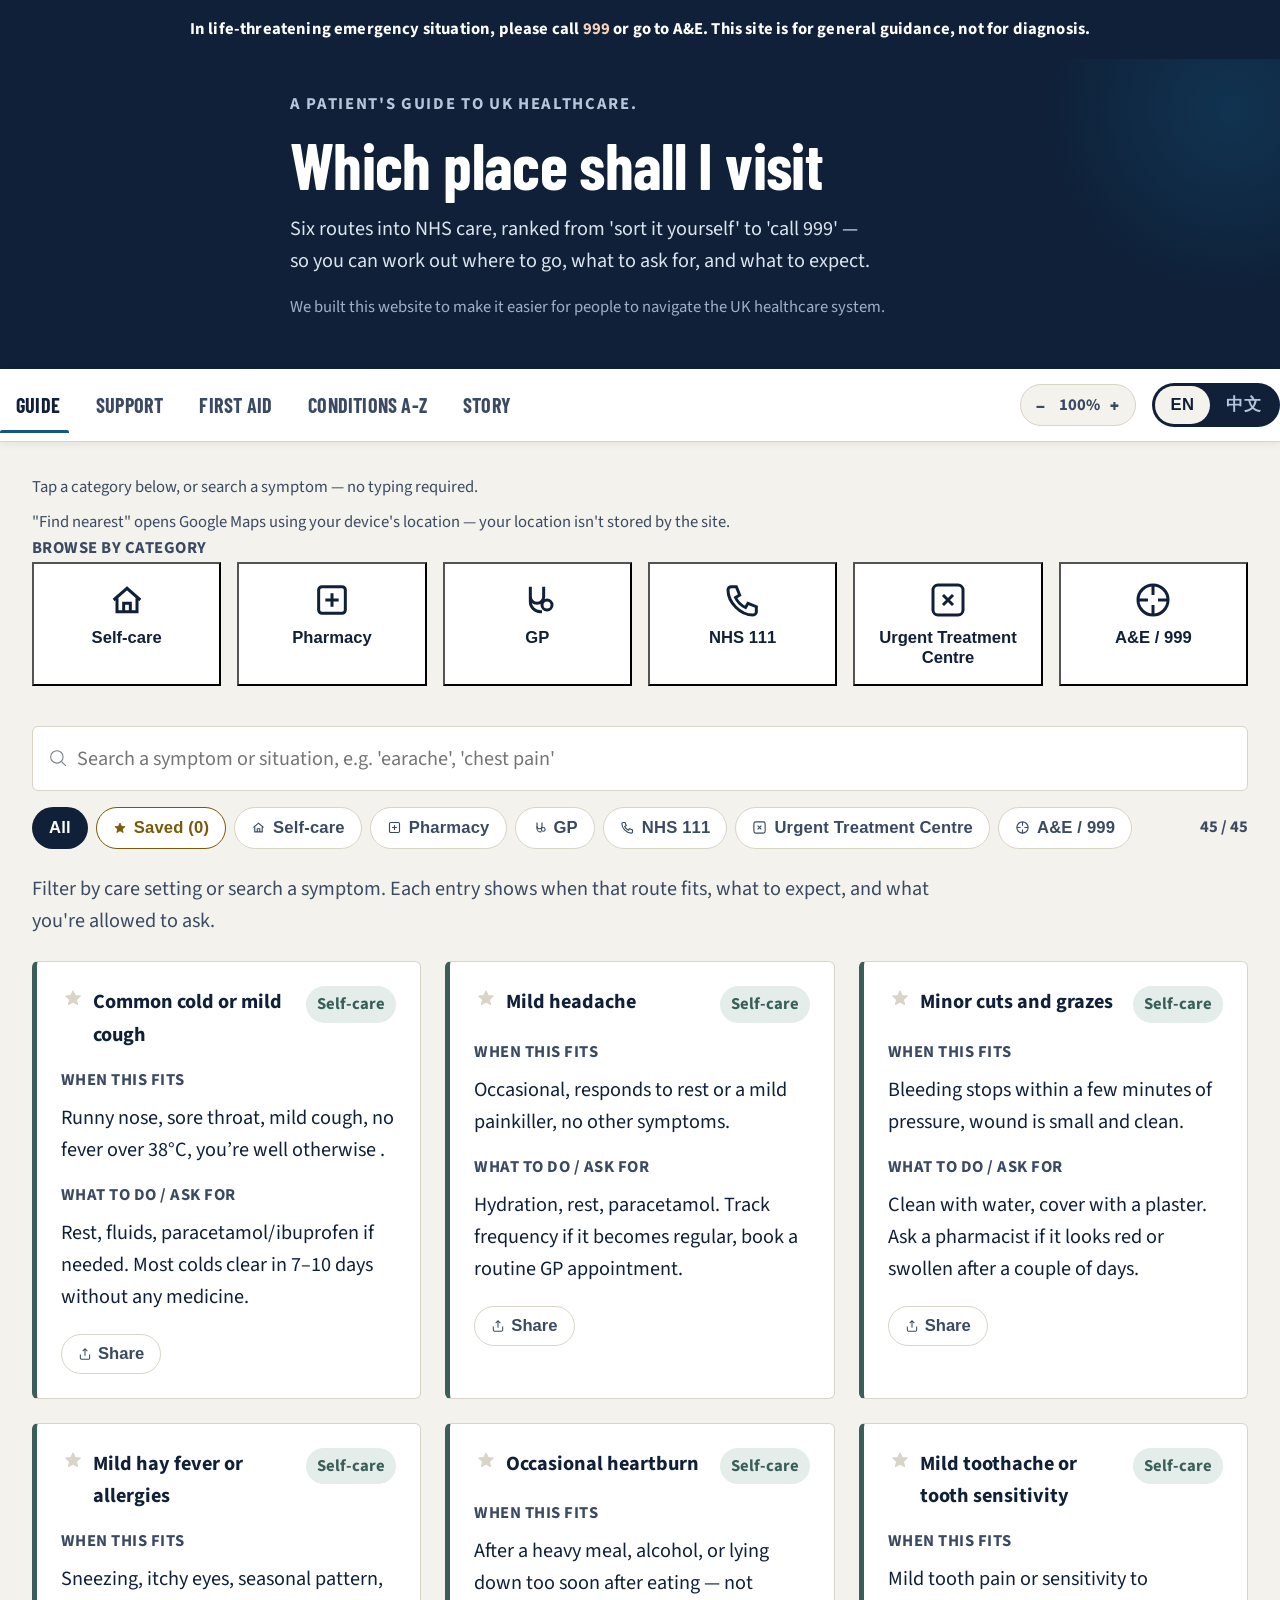
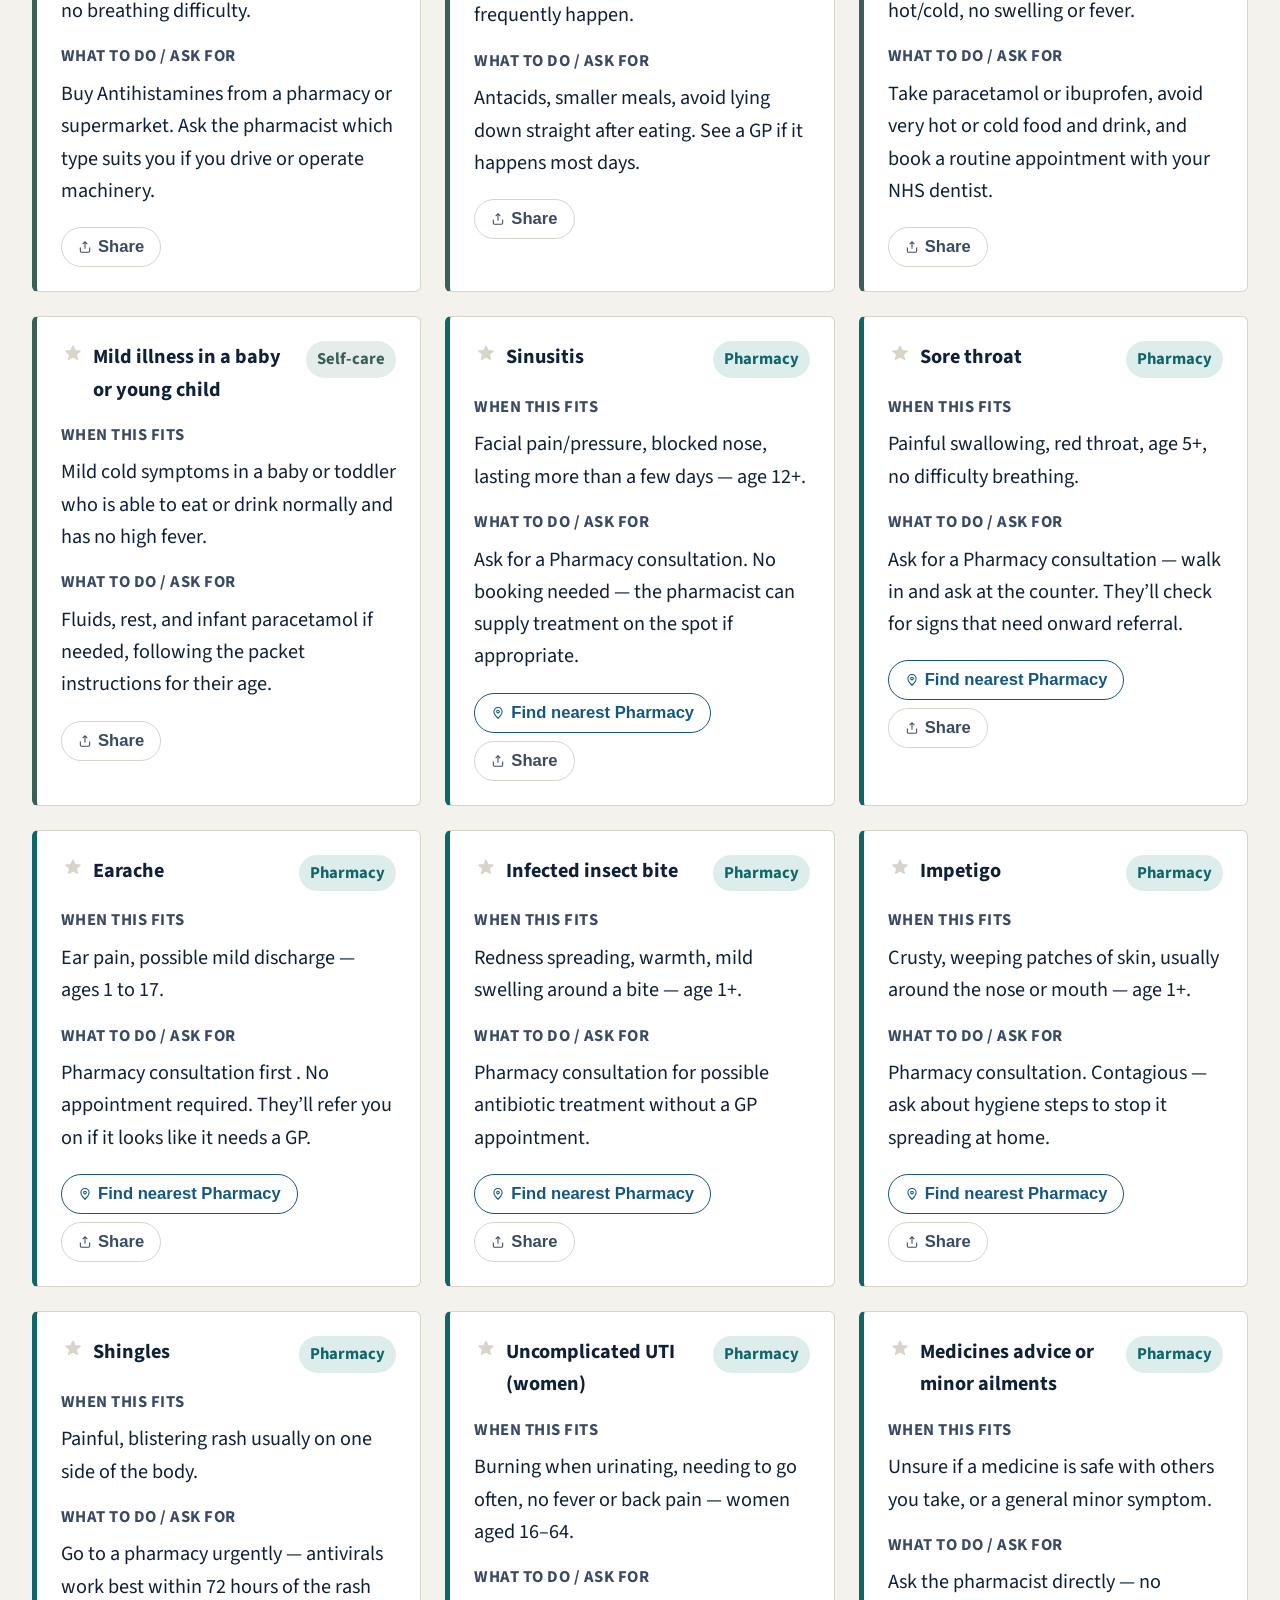
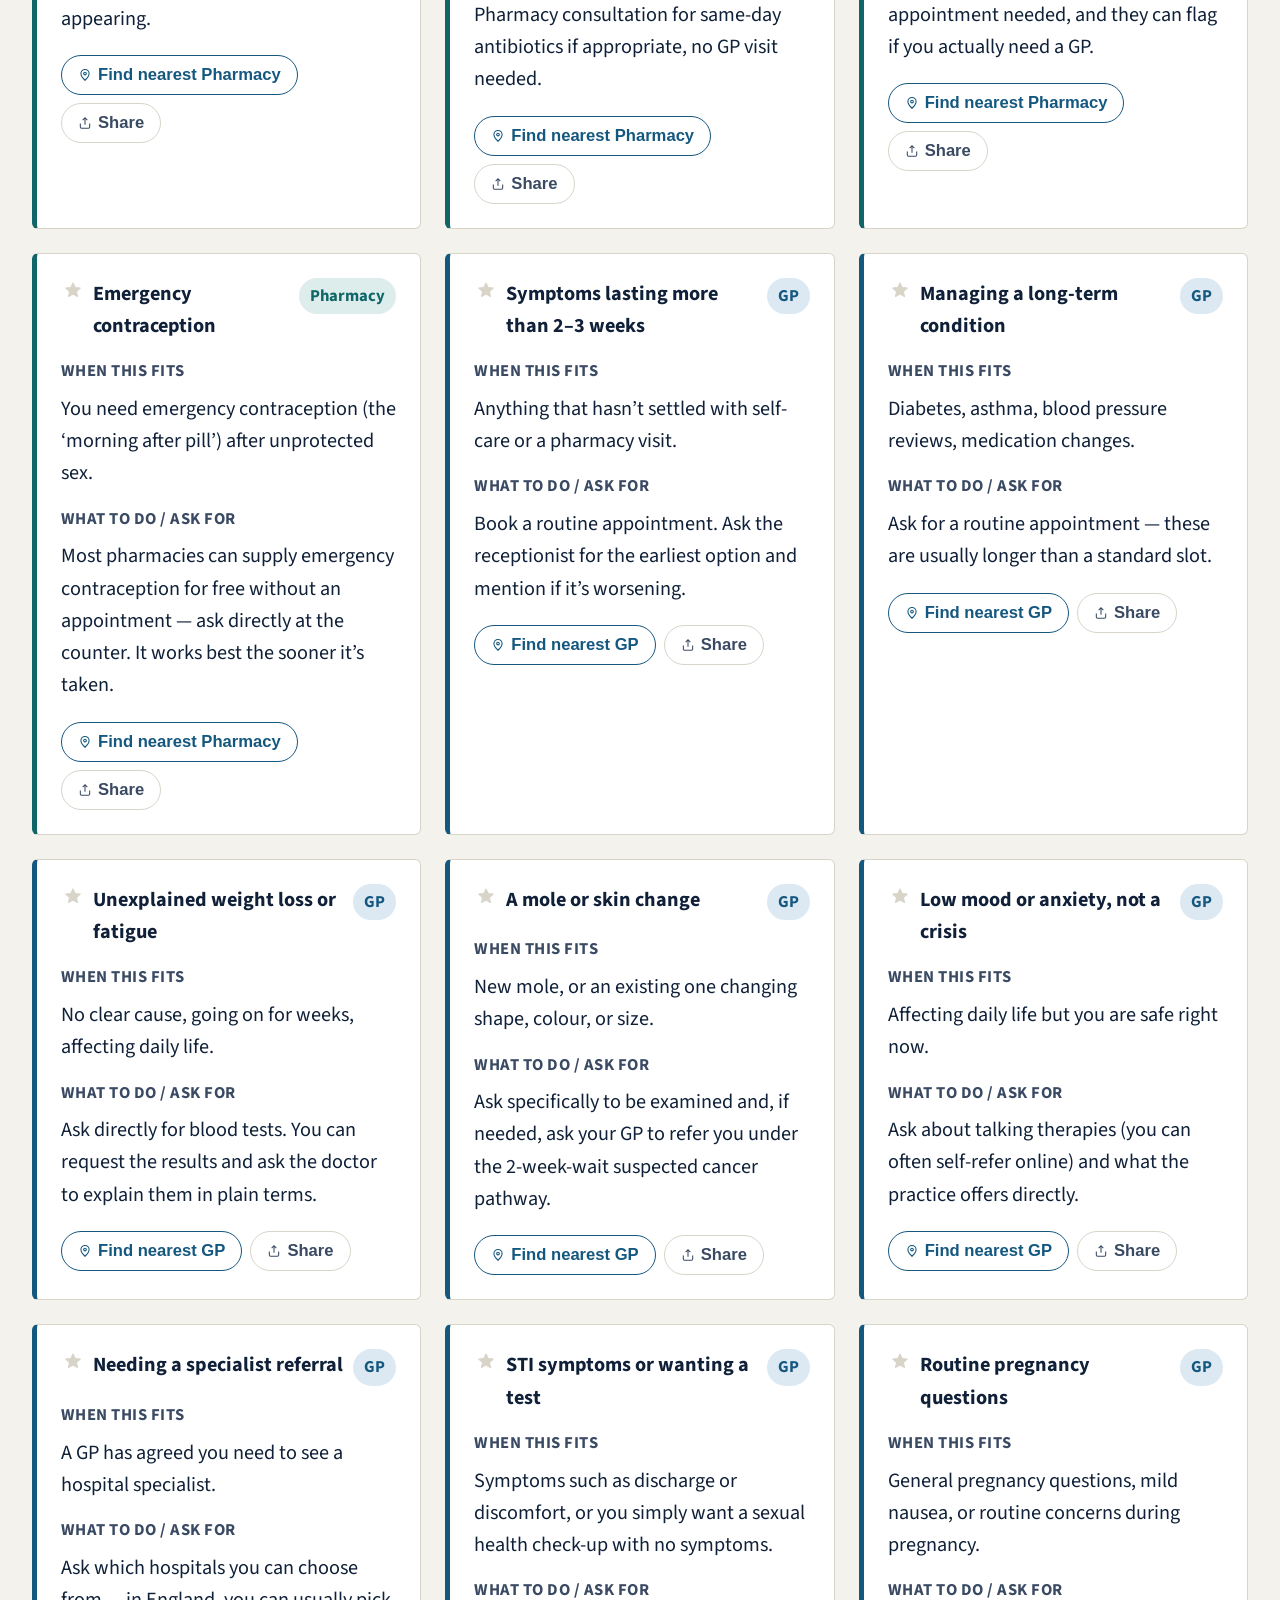
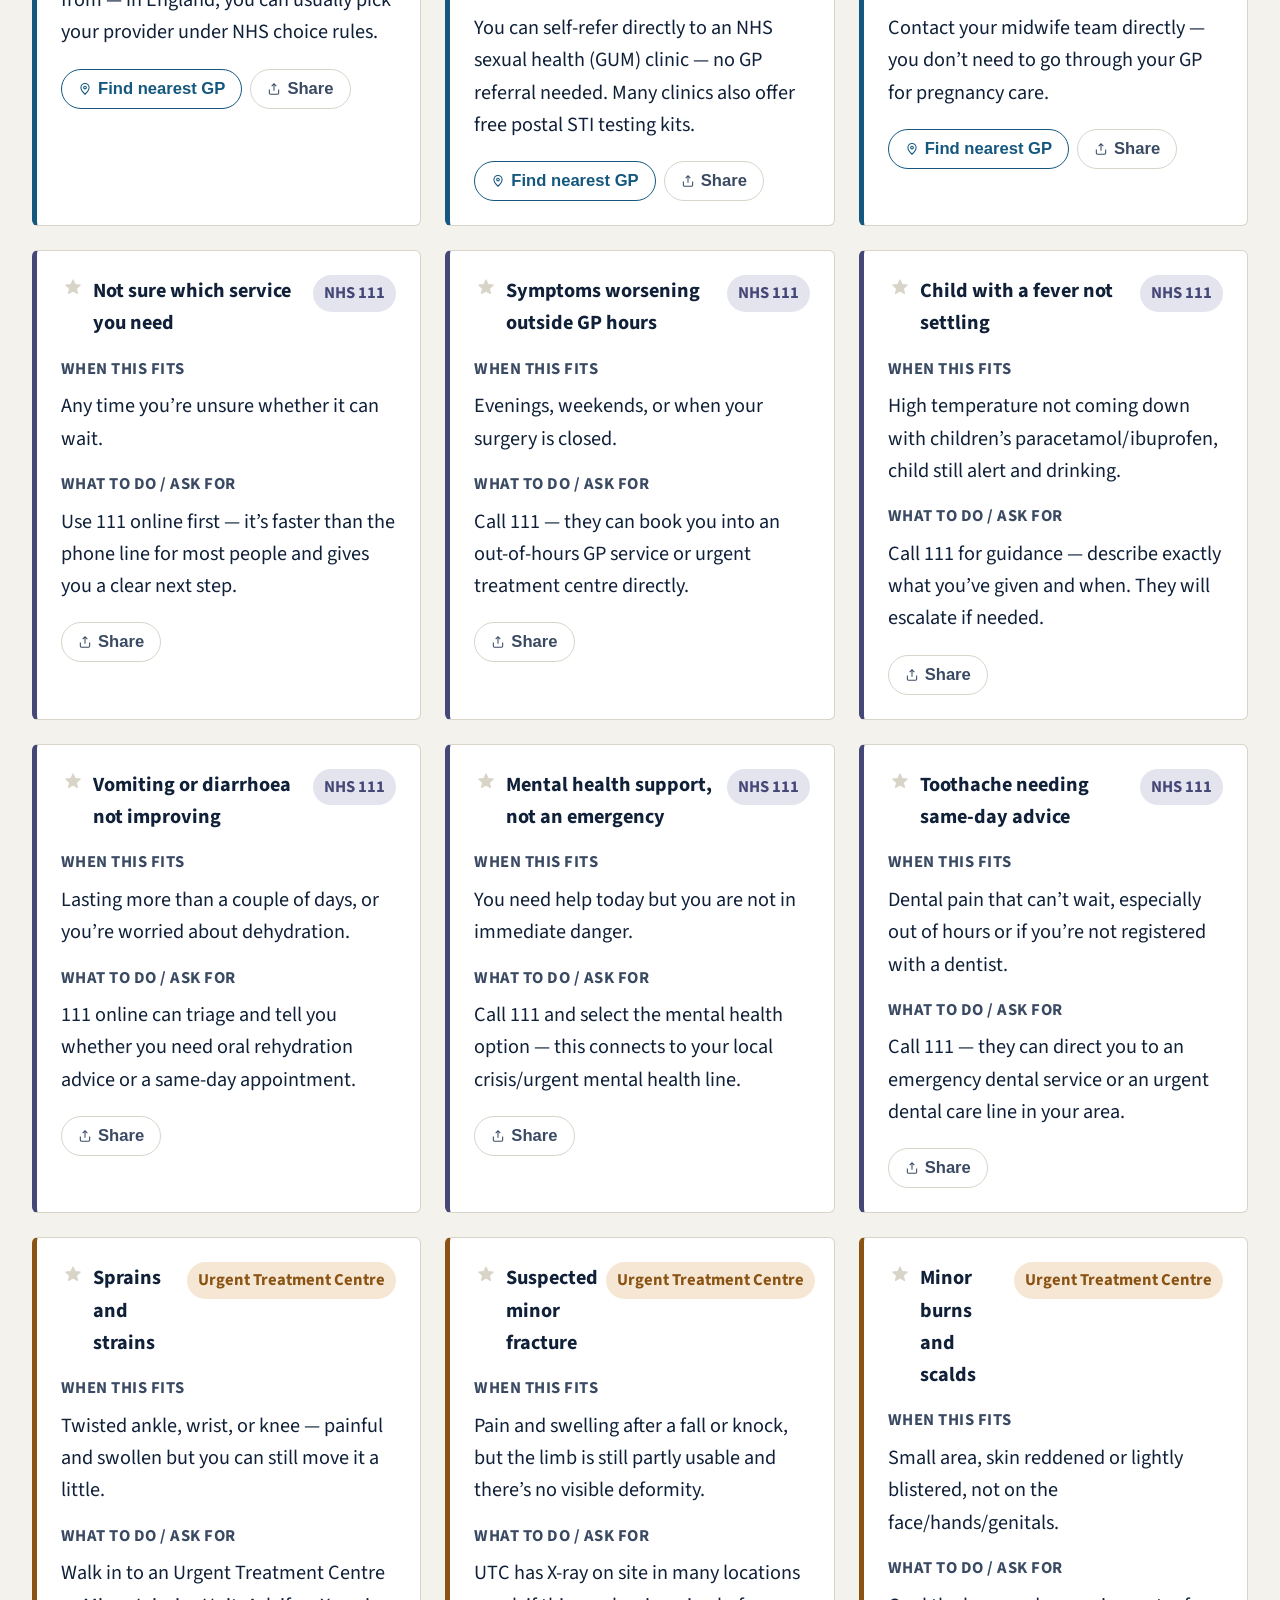
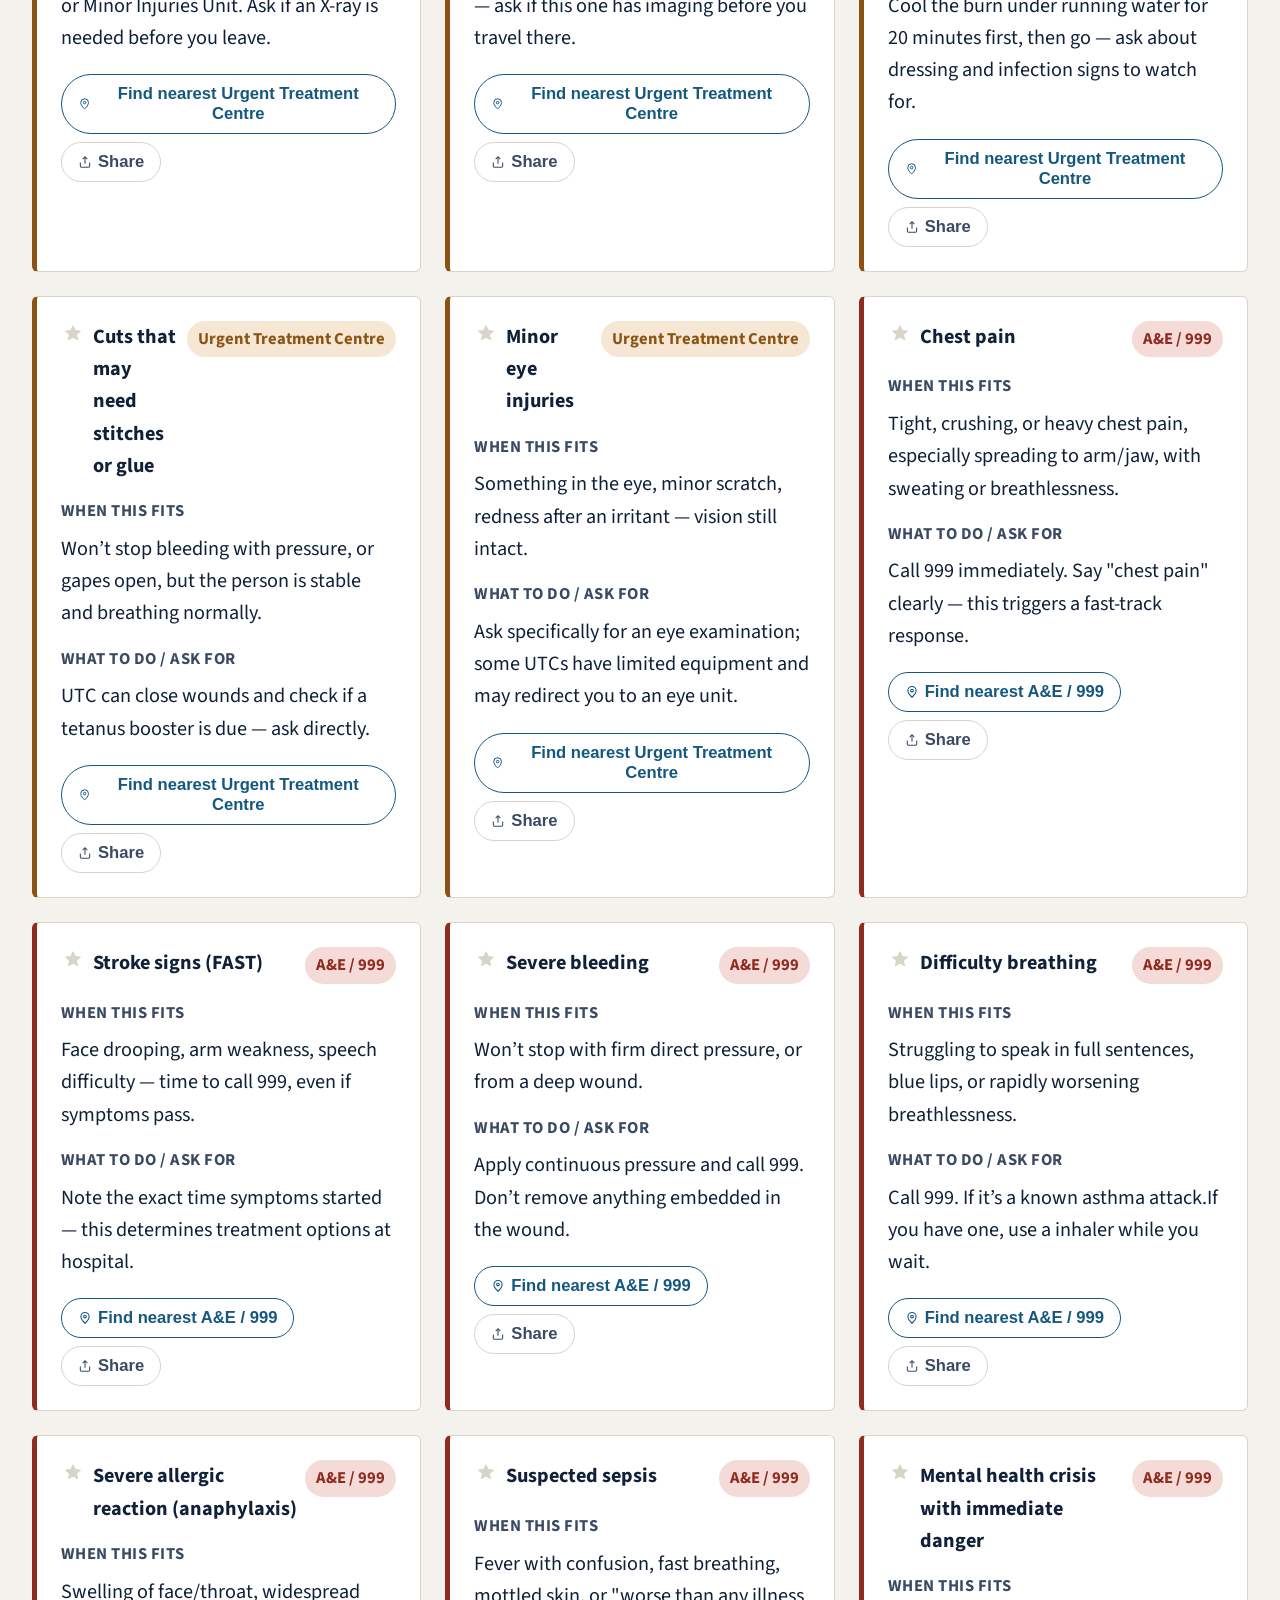
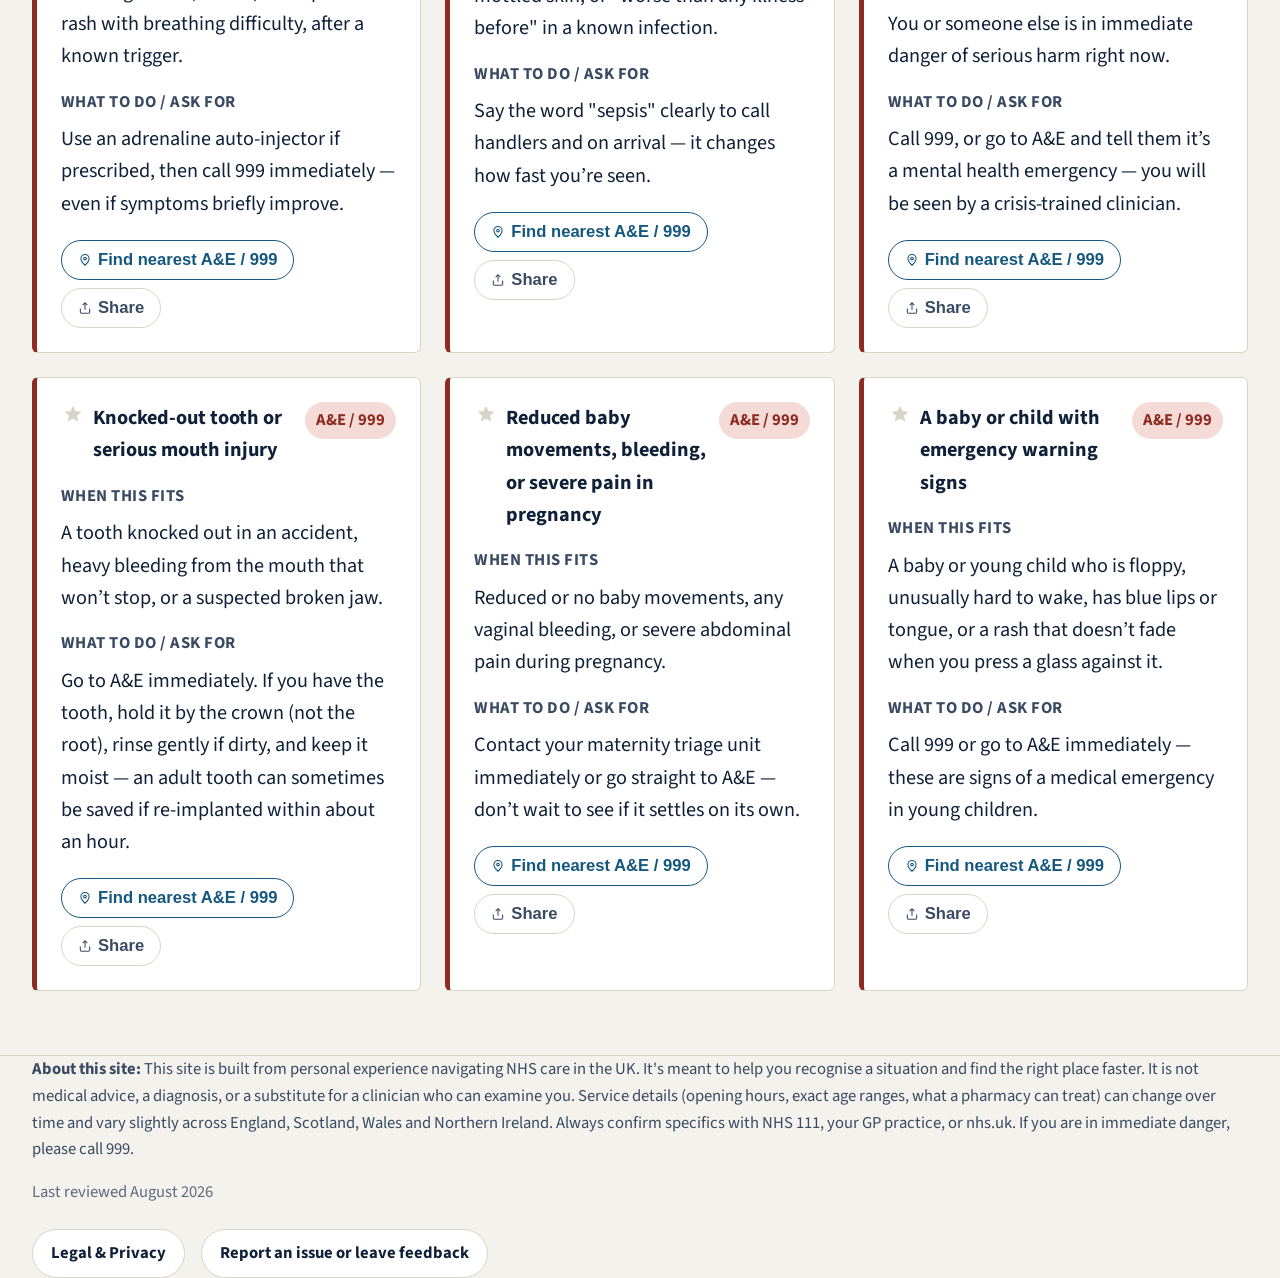
<file: index.html>
<!DOCTYPE html>
<html lang="en">
<head>
<meta charset="UTF-8">
<meta name="viewport" content="width=device-width, initial-scale=1.0">
<title>MedSite</title>
<meta name="description" content="A patient's guide to UK healthcare, built from personal experience. Find out where to go for your situation \u2014 from self-care to A&E \u2014 what to ask for, and what to expect.">
<meta property="og:title" content="Which place shall I visit \u2014 a UK healthcare navigation guide">
<meta property="og:description" content="Six routes into NHS care, ranked from 'wait it out' to 'call 999'. Find where to go, what to ask for, and what to expect.">
<meta property="og:type" content="website">
<link rel="icon" type="image/webp" href="favicon.webp">
<link rel="preconnect" href="https://fonts.googleapis.com">
<link rel="preconnect" href="https://fonts.gstatic.com" crossorigin>
<link href="https://fonts.googleapis.com/css2?family=Barlow+Condensed:wght@600;700;800&family=Source+Sans+3:wght@400;500;600;700&family=IBM+Plex+Mono:wght@500;600&family=Noto+Sans+TC:wght@400;500;600;700;800&display=swap" rel="stylesheet">
<link rel="stylesheet" href="styles.css">
</head>
<body>

<a href="#main-content" class="skip-link">Skip to content</a>
<div class="emergency-banner" id="emergencyBanner"></div>

<header class="hero">
  <div class="wrap hero-intro">
    <p class="eyebrow" id="eyebrow"></p>
    <h1 class="title" id="title"></h1>
    <p class="hero-sub" id="heroSub"></p>
    <p class="hero-byline" id="heroByline"></p>
  </div>
</header>

<nav class="tabbar">
  <div class="wrap tabbar-inner">
    <div class="tabs" id="tabButtons" role="tablist">
      <span class="tab-indicator" id="tabIndicator"></span>
    </div>
    <div class="tabbar-right">
      <div class="zoom-toggle" id="zoomToggle"></div>
      <div class="lang-toggle" id="langToggle"></div>
    </div>
  </div>
</nav>

<main class="wrap" id="main-content">
  <section id="guide" role="tabpanel">
    <h2 class="sr-only" id="guideHeading"></h2>
    <p class="chip-hint" id="chipHint"></p>
    <p class="location-note" id="locationNote"></p>
 
    <p class="quickpick-heading" id="quickPickHeading"></p>
    <div class="quickpick" id="quickPick"></div>
 
    <div class="directory">
      <label class="search-box">
        <svg width="18" height="18" viewBox="0 0 16 16" fill="none"><circle cx="7" cy="7" r="5.5" stroke="currentColor"/><line x1="11" y1="11" x2="15" y2="15" stroke="currentColor"/></svg>
        <input type="text" id="searchInput" aria-label="Search situations">
      </label>
      <div id="chipRow" role="group" aria-label="Filter by care setting"></div>
      <span class="result-count" id="resultCount"></span>
    </div>
 
    <p class="section-note" id="section1Note"></p>
    <div class="grid" id="cardGrid"></div>
    <p class="empty-state" id="emptyState" hidden></p>
  </section>
 
  <section id="support" role="tabpanel" hidden>
    <h2 class="sr-only" id="supportHeading"></h2>
    <p class="section-note" id="section2Note"></p>
    <div class="support-grid" id="supportGrid"></div>
  </section>
 
  <section id="firstaid" role="tabpanel" hidden>
    <p class="section-note" id="firstAidNote"></p>
    <div id="firstAidList"></div>
    <p class="firstaid-sources" id="firstAidSources"></p>
  </section>
 
  <section id="conditions" role="tabpanel" hidden>
    <p class="section-note" id="conditionsNote"></p>
    <a class="conditions-nhs-link" id="conditionsNhsLink" href="https://www.nhs.uk/conditions/" target="_blank" rel="noopener"></a>
    <div id="conditionsList"></div>
  </section>
</main>

<section class="story-section wrap" id="story" role="tabpanel" hidden>
  <h2 class="sr-only" id="storyHeading"></h2>
  <p class="story-intro" id="storyIntro"></p>
  <div class="timeline" id="storyTimeline"></div>
</section>

<footer class="wrap">
  <nav class="fotter-nav" id="footerNav" aria-label="Quick links"></nav>
  <p id="footerText"></p>
  <p class="footer-meta"><span id="lastReviewedLabel"></span> <span id="lastReviewedDate"></span></p>
  <div class="footer-links">
    <a href="legal.html" id="legalLink"></a>
    <a href="https://github.com/theodora-sin/medsite/issues" id="contactLink" target="_blank" rel="noopener"></a>
  </div>
</footer>

<button class="scroll-top" id="scrollTop" aria-label="Scroll to top" hidden>
  <svg viewBox="0 0 24 24" fill="none" stroke="currentColor" stroke-width="2.2"><path d="M6 15l6-6 6 6"/></svg>
</button>

<script src="data.js"></script>
<script src="script.js"></script>
</body>
</html>
</file>
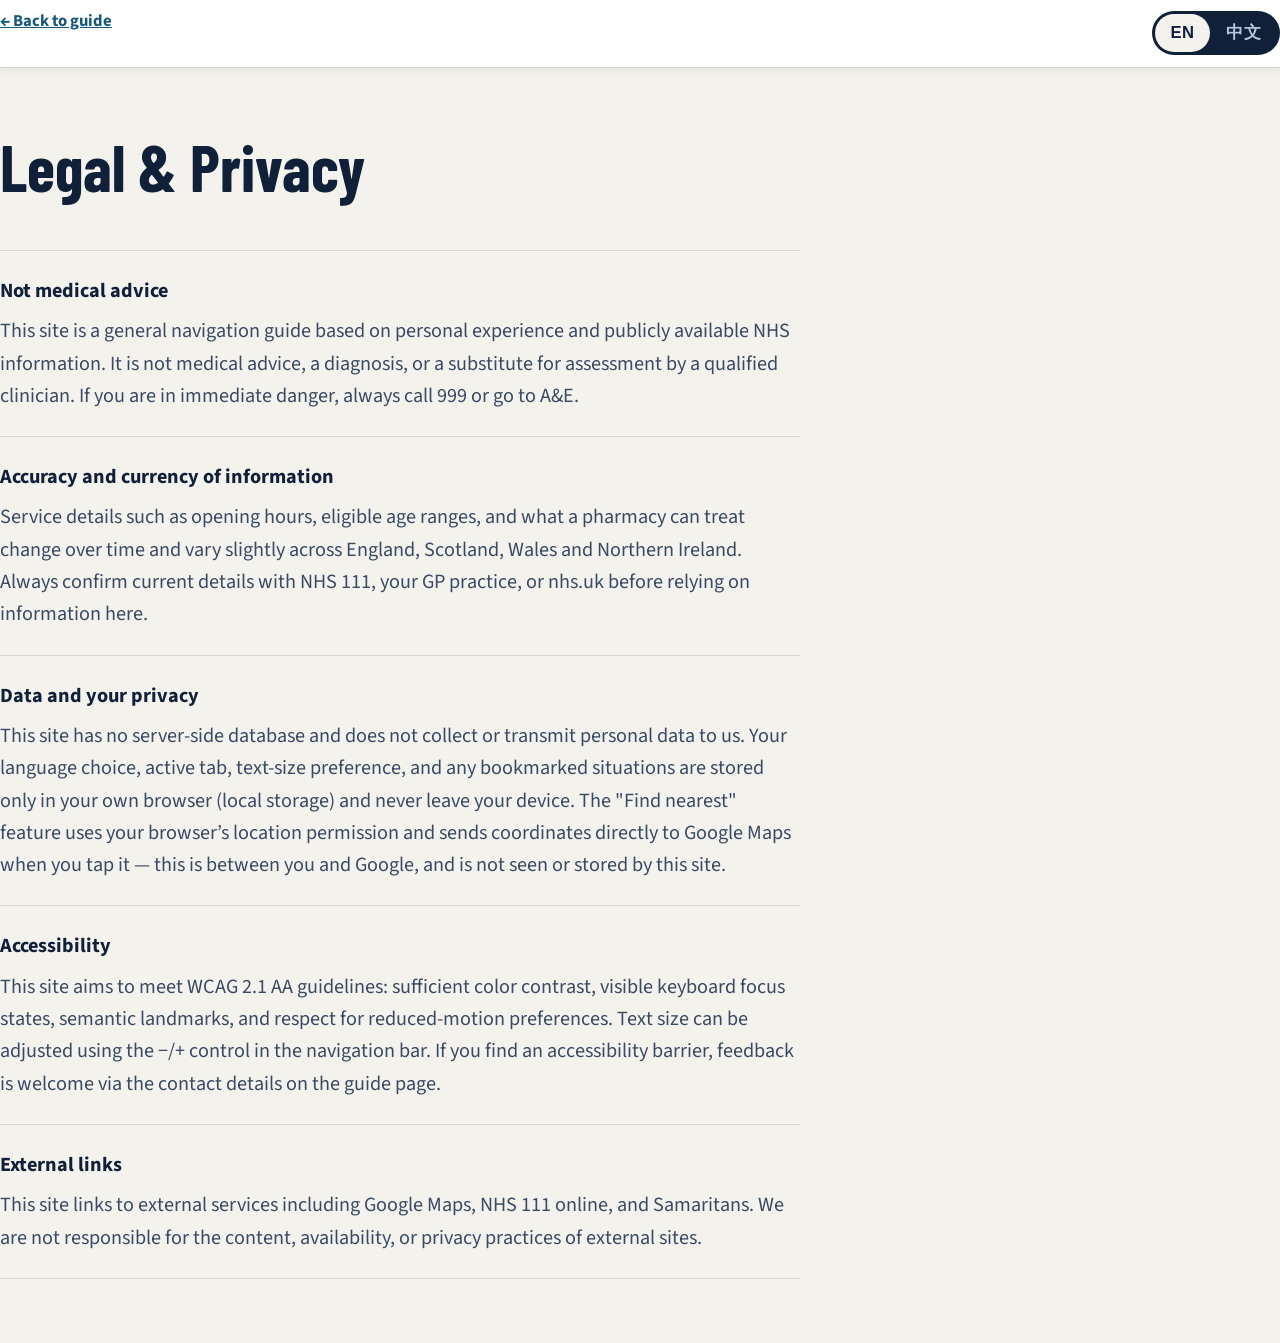
<file: legal.html>
<!DOCTYPE html>
<html lang="en">
<head>
<meta charset="UTF-8">
<meta name="viewport" content="width=device-width, initial-scale=1.0">
<title>Legal & Privacy</title>
<meta name="description" content="Legal disclaimers, data privacy, and accessibility information for the Which Place Shall I Visit UK healthcare navigation guide.">
<link rel="icon" type="image/webp" href="favicon.webp">
<link rel="preconnect" href="https://fonts.googleapis.com">
<link rel="preconnect" href="https://fonts.gstatic.com" crossorigin>
<link href="https://fonts.googleapis.com/css2?family=Barlow+Condensed:wght@600;700;800&family=Source+Sans+3:wght@400;500;600;700&family=IBM+Plex+Mono:wght@500;600&family=Noto+Sans+TC:wght@400;500;600;700;800&display=swap" rel="stylesheet">
<link rel="stylesheet" href="styles.css">
</head>
<body class="legal-page">
<a href="#main-content" class="skip-link">Skip to content</a>
<nav class="tabbar">
    <div class="wrap tabbar-inner">
        <div class="tabs">
            <a class="legal-back" href="index.html" id="backLink"></a>
        </div>
        <div class="tabbar-right">
            <div class="lang-toggle" id="langToggle"></div>
        </div>
    </div>
</nav>
<main class="wrap" id="main-content">
    <h1 id="legalTitle"></h1>
    <div id="legalSections"></div>
</main>
<script src="data.js"></script>
<script src="legal.js"></script>
</body>
</html>
</file>
<file: styles.css>
:root{
  --ink:#0F2038;          
  --ink-soft:#3A4A63;     
  --paper:#F4F2EC;        
  --paper-raised:#FFFFFF; 
  --line:#D8D4C8;         

  --tier-self:#3A5F59; 
  --tier-self-bg:#E4EDE9;
  --tier-pharmacy:#0F6567; 
  --tier-pharmacy-bg:#DDEDEC;
  --tier-gp:#14577F;        
  --tier-gp-bg:#DCE9F2;
  --tier-111:#454877;       
  --tier-111-bg:#E4E4EF;
  --tier-utc:#8A5313;       
  --tier-utc-bg:#F5E7D3;
  --tier-ae:#8F2C22;        
  --tier-ae-bg:#F5DBD7;
  --accent-gold:#7A5A08;    

  --font-display:'Barlow Condensed', 'Noto Sans TC', sans-serif;
  --font-body:'Source Sans 3', 'Noto Sans TC', sans-serif;
  --fw-regular:400;
  --fw-bold:700;
  --fs-sm:0.875rem;
  --fs-base:1.0625rem;
  --fs-display:clamp(2.1rem, 5vw, 3.4rem);

/*Spacing*/
  --sp-1:8px;
  --sp-2:16px;
  --sp-3:24px;
  --sp-4:32px;
  --sp-5:48px;
  --sp-6:64px;

  --radius:6px;
  --shadow-sm:0 2px 8px rgba(15,32,56,0.07);
  --shadow-md:0 10px 26px rgba(15,32,56,0.12);
}

*{box-sizing:border-box;}
html{ scroll-behavior:smooth; font-size:19px; }
@media (prefers-reduced-motion: reduce){
  html{ scroll-behavior:auto; }
  *{ animation-duration:0.001ms !important; transition-duration:0.001ms !important; scroll-behavior:auto !important; }
}

body{
  margin:0;
  background:var(--paper);
  color:var(--ink);
  font-family:var(--font-body);
  font-weight:var(--fw-regular);
  font-size:var(--fs-base);
  line-height:1.6;
  -webkit-font-smoothing:antialiased;
}

a{ color:var(--tier-gp); }
:focus-visible{ outline:3px solid var(--tier-utc); outline-offset:3px; border-radius:2px; }

.wrap{
  max-width:1440px;
  margin:0 auto;
  padding:0 var(--sp-4);
}

.skip-link{
  position:absolute;
  top:-100px;
  left:var(--sp-2);
  background:var(--ink);
  color:#fff;
  padding:var(--sp-1) var(--sp-2);
  border-radius:var(--radius);
  font-family:var(--font-body);
  font-weight:var(--fw-bold);
  font-size:var(--fs-sm);
  z-index:100;
  transition:top 0.15s ease;
}
.skip-link:focus{ top:var(--sp-2); }

.sr-only{
  position:absolute;
  width:1px; height:1px;
  padding:0; margin:-1px;
  overflow:hidden;
  clip:rect(0,0,0,0);
  white-space:nowrap;
  border:0;
}

.label-text{
  font-family:var(--font-body);
  font-weight:var(--fw-bold);
  font-size:var(--fs-sm);
  letter-spacing:0.04em;
  text-transform:uppercase;
}

.emergency-banner{
  background:var(--ink);
  color:#fff;
  font-weight:var(--fw-bold);
  font-size:var(--fs-sm);
  letter-spacing:0.01em;
  padding:var(--sp-2) var(--sp-3);
  text-align:center;
}
.emergency-banner strong{ color:#F6D2BE; }

header.hero{
  background:var(--ink);
  color:#fff;
  position:relative;
  overflow:hidden;
}
header.hero::before{
  content:"";
  position:absolute;
  top:-140px; right:-140px;
  width:380px; height:380px;
  border-radius:50%;
  background:radial-gradient(circle, rgba(20,87,127,0.35) 0%, rgba(20,87,127,0) 70%);
  pointer-events:none;
}
.hero-intro{
  max-width:700px;
  padding:var(--sp-4) 0;
  position:relative;
  animation:heroIn 0.6s cubic-bezier(.2,.8,.2,1) both;
}
@keyframes heroIn{
  from{ opacity:0; transform:translateY(10px); }
  to{ opacity:1; transform:translateY(0); }
}
.site-logo{ height:34px; width:auto; display:block; margin-bottom:var(--sp-2); }
.eyebrow{
  font-weight:var(--fw-bold);
  font-size:var(--fs-sm);
  letter-spacing:0.1em;
  text-transform:uppercase;
  color:#B7C6DC;
  margin:0 0 var(--sp-2) 0;
}
h1.title{
  font-family:var(--font-display);
  font-weight:var(--fw-bold);
  font-size:var(--fs-display);
  line-height:1;
  letter-spacing:-0.01em;
  margin:0 0 var(--sp-2) 0;
}
.hero-sub{
  font-size:var(--fs-base);
  color:#DCE4EF;
  max-width:58ch;
  margin:0 0 var(--sp-1) 0;
}
.hero-byline{
  font-size:var(--fs-sm);
  color:#9FB0C7;
  margin-top:var(--sp-2);
}

.tabbar{
  background:var(--paper-raised);
  border-bottom:1px solid var(--line);
  position:sticky;
  top:0;
  z-index:30;
  box-shadow:var(--shadow-sm);
}
.tabbar-inner{
  display:flex;
  align-items:center;
  justify-content:space-between;
  gap:var(--sp-2);
  flex-wrap:wrap;
  padding:var(--sp-1) 0;
}
.tabbar-right{
  display:flex;
  align-items:center;
  gap:var(--sp-2);
  flex-shrink:0;
}
.tabs{
  position:relative;
  display:flex;
  gap:4px;
}
.tab-indicator{
  position:absolute;
  bottom:0;
  left:0;
  height:3px;
  width:0;
  background:var(--tier-gp);
  border-radius:2px 2px 0 0;
  transition:transform 0.3s cubic-bezier(.2,.8,.2,1), width 0.3s cubic-bezier(.2,.8,.2,1);
  pointer-events:none;
}
.tab-btn{
  font-family:var(--font-display);
  font-weight:var(--fw-bold);
  font-size:var(--fs-base);
  letter-spacing:0.01em;
  text-transform:uppercase;
  padding:var(--sp-2) var(--sp-2);
  min-height:44px;
  border:0;
  background:transparent;
  color:var(--ink-soft);
  cursor:pointer;
  transition:color 0.15s ease;
  position:relative;
  z-index:1;
}
.tab-btn:hover{ color:var(--ink); }
.tab-btn[aria-selected="true"]{ color:var(--ink); }

/* language toggle */
.lang-toggle{
  display:flex;
  background:var(--ink);
  border-radius:100px;
  padding:3px;
  flex-shrink:0;
}
.lang-toggle button{
  font-weight:var(--fw-bold);
  font-size:var(--fs-sm);
  letter-spacing:0.02em;
  padding:var(--sp-1) var(--sp-2);
  min-height:36px;
  border-radius:100px;
  border:0;
  background:transparent;
  color:#B7C6DC;
  cursor:pointer;
  transition:background 0.2s ease, color 0.2s ease;
}
.lang-toggle button[aria-pressed="true"]{
  background:var(--paper);
  color:var(--ink);
}

.zoom-toggle{
  display:flex;
  align-items:center;
  background:var(--paper);
  border:1px solid var(--line);
  border-radius:100px;
  padding:3px;
  flex-shrink:0;
  gap:1px;
}
.zoom-toggle button{
  font-family:var(--font-display);
  font-weight:var(--fw-bold);
  font-size:var(--fs-base);
  width:34px;
  height:34px;
  border-radius:50%;
  border:0;
  background:transparent;
  color:var(--ink-soft);
  cursor:pointer;
  transition:background 0.15s ease, color 0.15s ease;
  display:flex;
  align-items:center;
  justify-content:center;
}
.zoom-toggle button:hover{ background:var(--paper-raised); color:var(--ink); }
.zoom-toggle button:disabled{ opacity:0.35; cursor:default; }
.zoom-toggle button:disabled:hover{ background:transparent; }
.zoom-toggle .zoom-label{
  font-weight:var(--fw-bold);
  font-size:var(--fs-sm);
  color:var(--ink-soft);
  width:38px;
  text-align:center;
}

.chip-hint{
  font-size:var(--fs-sm);
  color:var(--ink-soft);
  margin:var(--sp-3) 0 0 0;
}
.location-note{
  font-size:var(--fs-sm);
  color:var(--ink-soft);
  margin:var(--sp-1) 0 0 0;
}
.quickpick-heading{
  font-weight:var(--fw-bold);
  font-size:var(--fs-sm);
  letter-spacing:0.03em;
  text-transform:uppercase;
  color:var(--ink-soft);
  margin:var(--sp-3) 0 var (--sp-1) 0;
}
.quickpick{
  display:grid;
  grid-template-columns:repeat(auto-fit, minmax(110px, 1fr));
  gap:var(--sp-2);
  margin:0 0 var(--sp-3) 0;
}
.quickpick-tile{
  display:flex;
  flex-direction:column;
  align-items:center;
  gap:8px;
  padding:var(--sp-2);
  background:var(--paper-raised);
  cursor:pointer;
  text-align:center;
  transition: box-shadow 0.15s ease, border-color 0.15s ease, transform 0.1s ease, background 0.15s ease;
}
.quickpick-tile:hover{
  box-shadow:var(--shadow--sm);
  border-color:var(--tier-gp);
}
.quickpick-title:active{transform:scale(0.97);}
.quickpick-tile.active{
  background:var(--tier-gp-bg);
  border-color:var(--tier-gp);
}
.quickpick-icon{
  width:40px;
  height:40px;
  color:var(--ink);
  flex-shrink:0;
}
.quickpick-icon svg{
  width:100%;
  height:100%;
}
.quickpick-label{
  font-weight:var(--fw-bold);
  font-size:var(--fs-sm);
  color:var(--ink);
}

.directory{
  display:flex;
  flex-wrap:wrap;
  gap:var(--sp-2);
  align-items:center;
  padding:var(--sp-2) 0 var(--sp-3) 0;
}
.search-box{
  flex:1 1 240px;
  display:flex;
  align-items:center;
  border:1px solid var(--line);
  border-radius:var(--radius);
  padding:var(--sp-2);
  background:var(--paper-raised);
  transition:border-color 0.2s ease, box-shadow 0.2s ease;
}
.search-box:focus-within{
  border-color:var(--tier-gp);
  box-shadow:0 0 0 3px rgba(20,87,127,0.18);
}
.search-box input{
  border:0;
  background:transparent;
  width:100%;
  font-family:var(--font-body);
  font-size:var(--fs-base);
  color:var(--ink);
}
.search-box input:focus{ outline:none; }
.search-box svg{ flex-shrink:0; margin-right:var(--sp-1); opacity:0.55; }

#chipRow{
  display:flex;
  flex-wrap:wrap;
  gap:var(--sp-1);
}
.chip{
  font-weight:var(--fw-bold);
  font-size:var(--fs-sm);
  letter-spacing:0.01em;
  display:inline-flex;
  align-items:center;
  gap:7px;
  padding:10px 16px;
  min-height:40px;
  border-radius:100px;
  border:1.5px solid var(--line);
  background:var(--paper-raised);
  color:var(--ink-soft);
  cursor:pointer;
  transition:background 0.15s ease, color 0.15s ease, border-color 0.15s ease, transform 0.1s ease, box-shadow 0.15s ease;
}
.chip-icon{ width:15px; height:15px; display:flex; }
.chip-icon svg{ width:100%; height:100%; }
.chip:hover{ box-shadow:var(--shadow-sm); }
.chip:active{ transform:scale(0.96); }
.chip[aria-pressed="true"]{ color:#fff; border-color:transparent; }
.chip.tier-self[aria-pressed="true"]{ background:var(--tier-self); }
.chip.tier-pharmacy[aria-pressed="true"]{ background:var(--tier-pharmacy); }
.chip.tier-gp[aria-pressed="true"]{ background:var(--tier-gp); }
.chip.tier-111[aria-pressed="true"]{ background:var(--tier-111); }
.chip.tier-utc[aria-pressed="true"]{ background:var(--tier-utc); }
.chip.tier-ae[aria-pressed="true"]{ background:var(--tier-ae); }
.chip.tier-all[aria-pressed="true"]{ background:var(--ink); }
.chip.chip-saved{
  border-color:var(--accent-gold);
  color:var(--accent-gold);
}
.chip.chip-saved[aria-pressed="true"]{
  background:var(--accent-gold);
  border-color:transparent;
  color:#fff;
}
.chip-star-icon{ width:14px; height:14px; display:flex; }
.chip-star-icon svg{ width:100%; height:100%; }

.result-count{
  font-weight:var(--fw-bold);
  font-size:var(--fs-sm);
  color:var(--ink-soft);
  margin-left:auto;
  white-space:nowrap;
}

section[role="tabpanel"]{ padding:var(--sp-1) 0 var(--sp-6) 0; }
.section-note{
  color:var(--ink-soft);
  font-size:var(--fs-base);
  max-width:90ch;
  margin:0 0 var(--sp-3) 0;
}

.grid{
  display:grid;
  grid-template-columns:repeat(auto-fill, minmax(300px, 1fr));
  gap:var(--sp-3);
}
.card{
  background:var(--paper-raised);
  border:1px solid var(--line);
  border-radius:var(--radius);
  padding:var(--sp-3);
  border-left:5px solid var(--tier-color, var(--ink));
  display:flex;
  flex-direction:column;
  gap:var(--sp-2);
  opacity:0;
  transform:translateY(14px);
  transition:opacity 0.5s cubic-bezier(.2,.8,.2,1), transform 0.5s cubic-bezier(.2,.8,.2,1), box-shadow 0.2s ease, border-left-width 0.2s ease;
}
.card.in-view{ opacity:1; transform:translateY(0); }
.card:hover{
  box-shadow:var(--shadow-md);
  border-left-width:8px;
  transform:translateY(-3px);
}
.card-top{
  display:flex;
  justify-content:space-between;
  align-items:flex-start;
  gap:var(--sp-1);
}
.card-title-row{
  display:flex;
  align-items:flex-start;
  gap:var(--sp-1);
  flex:1;
}
@keyframes saveBounce{
  0%{transform: scale(1);}
  40%{transform: scale(1.35);}
  100%{transform:scale(1);}
}
.save-btn.bounce{animation:saveBounce 0.35s ease}
.save-btn{
  border:0;
  background:transparent;
  cursor:pointer;
  padding:2px;
  flex-shrink:0;
  color:var(--line);
  transition:color 0.15s ease, transform 0.1s ease;
}
.save-btn:hover{ color:var(--accent-gold); }
.save-btn:active{ transform:scale(0.9); }
.save-btn svg{ width:20px; height:20px; display:block; }
.save-btn[aria-pressed="true"]{ color:var(--accent-gold); }
.card-title{
  font-family:var(--font-body);
  font-weight:var(--fw-bold);
  font-size:var(--fs-base);
  margin:0;
}
.tier-tag{
  font-weight:var(--fw-bold);
  font-size:var(--fs-sm);
  padding:5px 11px;
  border-radius:100px;
  white-space:nowrap;
  color:var(--tier-color, var(--ink));
  background:var(--tier-bg, var(--paper));
}
.card-row{ font-size:var(--fs-base); }
.card-row .k{
  font-weight:var(--fw-bold);
  font-size:var(--fs-sm);
  letter-spacing:0.03em;
  text-transform:uppercase;
  color:var(--ink-soft);
  display:block;
  margin-bottom:var(--sp-1);
}
.card-actions{
  display:flex;
  flex-wrap:wrap;
  gap:var(--sp-1);
  margin-top:4px;
}

.locate-btn, .share-btn{
  display:inline-flex;
  align-items:center;
  gap:6px;
  font-weight:var(--fw-bold);
  font-size:var(--fs-sm);
  background:transparent;
  border-radius:100px;
  padding:9px 16px;
  min-height:38px;
  cursor:pointer;
  transition:background 0.15s ease, color 0.15s ease;
}
.locate-btn{
  color:var(--tier-gp);
  border:1px solid var(--tier-gp);
}
.locate-btn:hover{ background:var(--tier-gp); color:#fff; }
.locate-btn svg{ width:14px; height:14px; }
.share-btn{
  color:var(--ink-soft);
  border:1px solid var(--line);
}
.share-btn:hover{
  background:var(--ink);
  color:#fff;
  border-color:var(--ink);
}
.share-btn svg{width:14px; height:14px;}

.toast{
  position:fixed;
  left:50%;
  bottom:90px;
  transform:translateX(-50%) translateY(10px);
  background:var(--ink);
  color:#fff;
  padding:12px 22px;
  border-radius:100px;
  font-weight:var(--fw-bold);
  font-size:var(--fs-sm);
  opacity:0;
  pointer-events:none;
  transition:opacity 0.25s ease, transform 0.25s ease;
  z-index:60;
  box-shadow:var(--shadow-md);
  white-space:nowrap;
}
.toast.visible{
  opacity:1;
  transform:translateX(-50%) translateY(0);
}

.empty-state{
  font-weight:var(--fw-bold);
  font-size:var(--fs-base);
  color:var(--ink-soft);
  padding:var(--sp-5) 0;
}

.firstaid-card{
  background: var(--paper-raised);
  border:1px solid var(--line);
  border-radius:var(--radius);
  padding:var(--sp-3);
  margin-bottom:var(--sp-2);
  opacity: 0 ;
  transform: translateY(10px);
  transition: opacity 0.45s ease, transform 0.45s ease;
}
.firstaid-card.in-view{
  opacity:1; 
  transform:translateY(0)
};
.firstaid-title{
  font-family:var(--font-body);
  font-weight:var(--fw-bold);
  font-size:var(--fs-base);
  margin: 0 0 var(--sp-1) 0;
}
.firstaid-when{
  font-size:var(--fs-base);
  color:var(--ink-soft);
  margin:0 0 var(--sp-2) 0;
}
.firstaid-when .k{
  font-weight:var(--fw-bold);
  font-size:var(--fs-sm);
  letter-spacing:0.03em;
  text-transform:uppercase;
  color:var(--ink-soft);
  display:block;
  margin-bottom:4px;
}
.firstaid-steps{
  margin:0 0 var(--sp-2) 0;
  padding-left:22px;
}
.firstaid-steps li{
  font-size:var(--fs-base);
  color:var(--ink);
  margin-bottom:var(--sp-1);
}
.firstaid-warning{
  font-size:var(--fs-sm);
  font-weight:var(--fw-bold);
  color:var(--tier-ae);
  background:var(--tier-ae-bg);
  padding:10px 14px;
  border-radius:var(--radius);
  margin:0;
}
.firstaid-sources{
  font-size:var(--fs-sm);
  color:var(--ink-soft);
  opacity:0.75;
  margin-top:var(--sp-3)
}

.conditions-nhs-link{
  display:inline-block;
  font-weight:var(--fw-bold);
  font-size:var(--fs-sm);
  color:var(--tier-gp);
  border:1.5px solid var(--tier-gp);
  padding:9px 16px;
  border-radius:100px;
  text-decoration:none;
  margin-bottom:var(--sp-3);
}
.conditions-nhs-link:hover{ 
  background:var(--tier-gp); 
  color:#fff; 
}
.conditions-category{
  margin-bottom:var(--sp-4);
  opacity:0;
  transform:translateY(10px);
  transition:opacity 0.45s ease, transform 0.45s ease;
}
.conditions-category.in-view{ opacity:1; transform:translateY(0); }
.conditions-category-heading{
  font-family:var(--font-display);
  font-weight:var(--fw-bold);
  font-size:1.4rem;
  text-transform:uppercase;
  letter-spacing:0.01em;
  color:var(--ink);
  margin:0 0 var(--sp-2) 0;
  padding-bottom:var(--sp-1);
  border-bottom:2px solid var(--line);
}
.conditions-category-grid{
  display:grid;
  grid-template-columns:repeat(auto-fill, minmax(260px, 1fr));
  gap:var(--sp-2);
}
.conditions-item{
  background:var(--paper-raised);
  border:1px solid var(--line);
  border-radius:var(--radius);
  padding:var(--sp-2);
  display:flex;
  flex-direction:column;
  gap:var(--sp-1);
}
.conditions-item-title{
  font-family:var(--font-body);
  font-weight:var(--fw-bold);
  font-size:var(--fs-base);
  margin:0;
}
.conditions-item-summary{
  font-size:var(--fs-sm);
  color:var(--ink-soft);
  margin:0;
}
.conditions-item-actions{
  display:flex;
  flex-wrap:wrap;
  gap:var(--sp-1);
  margin-top:4px;
}
.conditions-link, .conditions-external-link{
  display:inline-flex;
  align-items:center;
  font-weight:var(--fw-bold);
  font-size:var(--fs-sm);
  background:transparent;
  border-radius:100px;
  padding:7px 14px;
  cursor:pointer;
  text-decoration:none;
  transition:background 0.15s ease, color 0.15s ease;
}
.conditions-link{ 
  color:var(--tier-gp); 
  border:1px solid var(--tier-gp); 
}
.conditions-link:hover{ 
  background:var(--tier-gp); 
  color:#fff; 
}
.conditions-external-link{ 
  color:var(--ink-soft); 
  border:1px solid var(--line); 
}
.conditions-external-link:hover{ 
  background:var(--ink); 
  color:#fff; 
  border-color:var(--ink); 
}

.story-section{ background:transparent; }
.story-intro{
  max-width:100%;
  color:var(--ink-soft);
  font-size:var(--fs-base);
  margin-bottom:var(--sp-4);
}
.story-intro em{ color:var(--tier-ae); font-style:normal; font-weight:var(--fw-bold); }
.timeline{
  display:flex;
  flex-direction:column;
  gap:0;
  position:relative;
}
.timeline::before{
  content:"";
  position:absolute;
  left:7px; top:0; bottom:0;
  width:1px;
  background:linear-gradient(to bottom, var(--tier-ae), var(--line));
  transform:scaleY(0);
  transform-origin:top;
  transition:transform 1.1s cubic-bezier(.2,.8,.2,1);
}
.timeline.in-view::before{ transform:scaleY(1); }
.timeline-item{
  display:grid;
  grid-template-columns:120px 1fr;
  gap:var(--sp-3);
  padding:var(--sp-3) 0 var(--sp-3) 28px;
  border-top:1px solid var(--line);
  position:relative;
  opacity:0;
  transform:translateY(10px);
  transition:opacity 0.5s ease, transform 0.5s ease;
}
.timeline-item.in-view{ opacity:1; transform:translateY(0); }
.timeline-item::before{
  content:"";
  position:absolute;
  left:2px; top:35px;
  width:11px; height:11px;
  border-radius:50%;
  background:var(--tier-ae);
}
.timeline-item:last-child{ border-bottom:1px solid var(--line); }
.timeline-date{
  font-weight:var(--fw-bold);
  font-size:var(--fs-sm);
  color:var(--tier-ae);
}
.timeline-title{
  font-family:var(--font-body);
  font-weight:var(--fw-bold);
  font-size:var(--fs-base);
  margin:0 0 var(--sp-1) 0;
}
.timeline-body{ color:var(--ink-soft); font-size:var(--fs-base); max-width:80ch; }
@media(max-width:560px){
  .timeline-item{ grid-template-columns:1fr; gap:6px; padding-left:22px; }
}

.support-grid{
  display:grid;
  grid-template-columns:repeat(auto-fill, minmax(280px,1fr));
  gap:var(--sp-2);
}
.support-item{
  background:var(--paper-raised);
  border:1px solid var(--line);
  border-radius:var(--radius);
  padding:var(--sp-3);
  opacity:0;
  transform:translateY(10px);
  transition:opacity 0.45s ease, transform 0.45s ease, box-shadow 0.2s ease;
}
.support-item.in-view{ opacity:1; transform:translateY(0); }
.support-item:hover{ box-shadow:var(--shadow-md); }
.support-item h3{
  font-family:var(--font-body);
  font-weight:var(--fw-bold);
  font-size:var(--fs-base);
  margin:0 0 var(--sp-1) 0;
}
.support-item p{
  font-size:var(--fs-base);
  color:var(--ink-soft);
  margin:0;
}

footer{ padding:var(--sp-4) 0 var(--sp-5) 0; border-top:1px solid var(--line); }
footer p{ font-size:var(--fs-sm); color:var(--ink-soft); max-width:100%; margin:0 0 var(--sp-2) 0; }
.footer-meta{
  font-size:var(--fs-sm);
  color:var(--ink-soft);
  opacity:0.8;
}
.footer-links{
  display:flex;
  flex-wrap:wrap;
  gap:var(--sp-2);
  margin-top:var(--sp-3);
}
.footer-links a{
  font-weight:var(--fw-bold);
  font-size:var(--fs-sm);
  color:var(--ink);
  display:inline-block;
  background:var(--paper-raised);
  border:1.5px solid var(--line);
  padding:10px 18px;
  border-radius:100px;
  text-decoration:none;
}
.footer-links a:hover{
  border-color:var(--tier-gp);
  color:var(--tier-gp);
}

.lang-fading{ animation:langFade 0.3s ease; }
@keyframes langFade{ 0%{ opacity:0.3; } 100%{ opacity:1; } }

.scroll-top{
  position:fixed;
  right:22px;
  bottom:22px;
  width:46px;
  height:46px;
  border-radius:50%;
  border:0;
  background:var(--ink);
  color:#fff;
  display:flex;
  align-items:center;
  justify-content:center;
  cursor:pointer;
  box-shadow:var(--shadow-md);
  opacity:0;
  transform:translateY(10px);
  pointer-events:none;
  transition:opacity 0.25s ease, transform 0.25s ease, background 0.15s ease;
  z-index:40;
}
.scroll-top.visible{ opacity:1; transform:translateY(0); pointer-events:auto; }
.scroll-top:hover{ background:var(--tier-gp); }
.scroll-top svg{ width:20px; height:20px; }

/*legal Page*/
.legal-page main{ padding:var(--sp-5) 0 var(--sp-6) 0; }
.legal-back{
  display:inline-block;
  font-weight:var(--fw-bold);
  font-size:var(--fs-sm);
  color:var(--tier-gp);
  margin-bottom:var(--sp-3);
}
.legal-page h1{
  font-family:var(--font-display);
  font-weight:var(--fw-bold);
  font-size:var(--fs-display);
  margin:0 0 var(--sp-4) 0;
}
.legal-section{
  padding:var(--sp-3) 0;
  border-top:1px solid var(--line);
  max-width:80ch;
}
.legal-section:last-child{ border-bottom:1px solid var(--line); }
.legal-section h2{
  font-family:var(--font-body);
  font-weight:var(--fw-bold);
  font-size:var(--fs-base);
  margin:0 0 var(--sp-1) 0;
}
.legal-section p{
  font-size:var(--fs-base);
  color:var(--ink-soft);
  margin:0;
}

/*404 Not Found*/
.notfound-wrap{
  min-height:70vh;
  display:flex;
  align-items:center;
}
.notfound-code{
  font-family:var(--font-display);
  font-weight:var(--fw-bold);
  font-size:clamp(4rem, 14vw, 9rem);
  line-height:0.9;
  color:var(--tier-gp);
  margin: 0 0 var(--sp-2) 0;
}
.notfound-title{
  font-family:var(--font-display);
  font-weight:var(--fw-bold);
  font-size: var(--fs-display);
  margin: 0 0 var(--sp-2) 0;
}
.notfound-body{
  font-size:var(--fs-base);
  color:var(--ink-soft);
  max-width:60ch;
  margin: 0 0 var(--sp-3) 0 ;
}
.notfound-link{
  display:inline-block;
  font-weight: var(--fw-bold);
  color:#fff;
  background:var(--ink);
  padding:12px 22px;
  border-radius:100px;
  text-decoration:none;
}
.notfound-link:hover{background: var(--tier-gp);}

/*Mobile*/
@media(max-width:640px){
  html{ font-size:16.5px; }
  .wrap{ padding:0 var(--sp-2); max-width:100%; }

  .emergency-banner{ padding:var(--sp-2); text-align:left; }

  .hero-intro{ padding:var(--sp-3) 0; }
  .site-logo{ height:28px; margin-bottom:var(--sp-1); }

  .tabbar-inner{ padding:var(--sp-1) 0; gap:var(--sp-1); }
  .tab-btn{ font-size:var(--fs-base); padding:var(--sp-1) var(--sp-1); }
  .lang-toggle button{ padding:6px 11px; min-height:32px; }
  .zoom-toggle button{ width:28px; height:28px; }
  .zoom-toggle .zoom-label{ display:none; }

  .directory{ padding:var(--sp-2) 0; flex-direction:column; align-items:stretch; }
  .search-box{ flex:1 1 100%; }
  #chipRow{
    flex-wrap:nowrap;
    overflow-x:auto;
    -webkit-overflow-scrolling:touch;
    scrollbar-width:none;
    padding-bottom:2px;
  }
  #chipRow::-webkit-scrollbar{ display:none; }
  .chip{ flex-shrink:0; }
  .result-count{ margin-left:0; }

  section[role="tabpanel"]{ padding:var(--sp-1) 0 var(--sp-4) 0; }
  .section-note{ margin-bottom:var(--sp-2); }

  .grid{ grid-template-columns:1fr; gap:var(--sp-2); }
  .card{ padding:var(--sp-2); }

  .support-grid{ grid-template-columns:1fr; }

  footer{ padding:var(--sp-3) 0 var(--sp-4) 0; }

  .scroll-top{ right:16px; bottom:16px; width:42px; height:42px; }
}

/*Print*/
@media print{
  .emergency-banner,
  header.hero,
  .tabbar,
  footer,
  .scroll-top,
  .toast,
  .save-btn,
  .share-btn,
  .locate-btn,
  .chip-hint,
  .location-note,
  .directory,
  .legal-back,
  .lang-toggle,
  .zoom-toggle{display:none !important}
  body{background:#fff; color:#000;}
  .wrap{max-width:100%; padding:0;}
  section[role="tabpanel"][hidden]{display:none !important}
  .card,.support-item{
    break-inside:avoid;
    box-shadow:none;
    border:1px solid #999;
    opacity:1;
    transform:none
  }
  .grid{gap:12px;}
  a{color:#000; text-decoration:underline}
}
</file>
